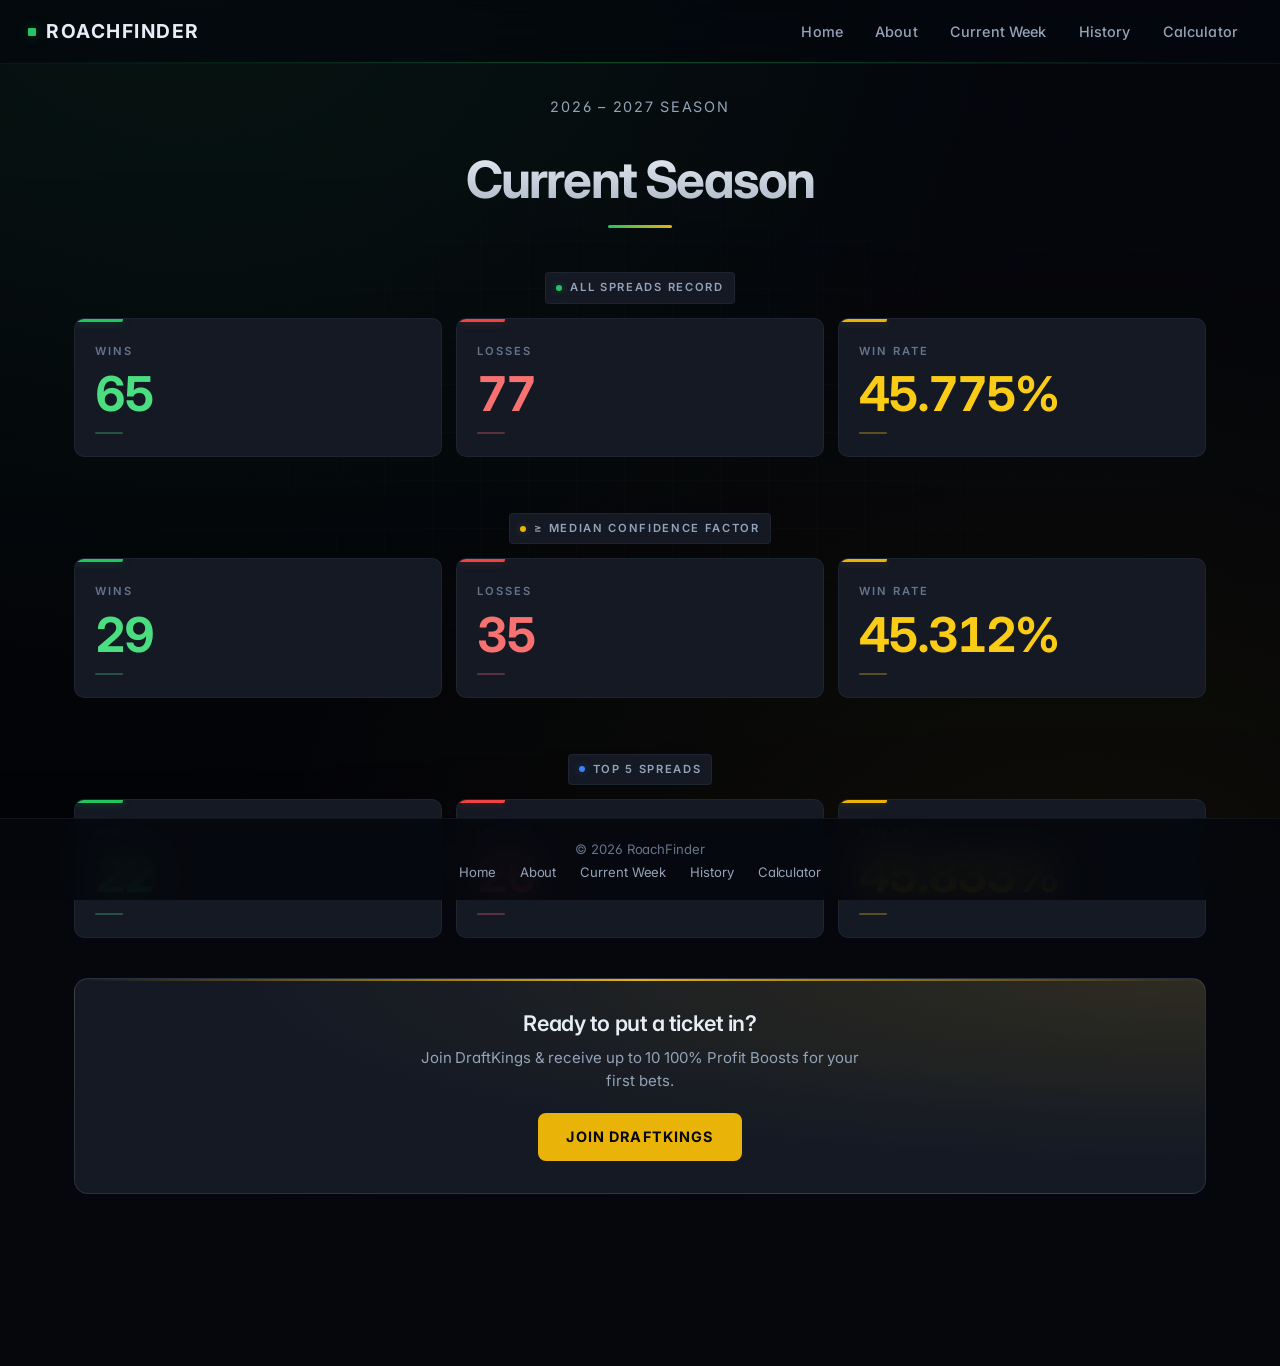
<file: site/index.html>
<!DOCTYPE html>
<html lang="en">
<head>
    <meta charset="UTF-8">
    <meta name="viewport" content="width=device-width, initial-scale=1.0, viewport-fit=cover">
    <meta name="theme-color" content="#05070d">
    <title>RoachFinder 3.0 — Home</title>
    <link href="https://fonts.googleapis.com/css2?family=Inter:wght@400;500;600;700;800&display=swap" rel="stylesheet">
    <link rel="stylesheet" href="style.css">
</head>
<body>
    <!-- ── Navbar ──────────────────────────────────────────── -->
    <nav class="navbar">
        <a href="index.html" class="brand">RoachFinder</a>
        <ul class="nav-links">
            <li><a href="index.html">Home</a></li>
            <li><a href="about.html">About</a></li>
            <li><a href="current-week.html">Current Week</a></li>
            <li><a href="history.html">History</a></li>
            <li><a href="calculator.html">Calculator</a></li>
        </ul>
        <div class="hamburger">
            <span></span>
            <span></span>
            <span></span>
        </div>
    </nav>

    <div class="mobile-overlay"></div>
    <div class="mobile-nav">
        <a href="index.html">Home</a>
        <a href="about.html">About</a>
        <a href="current-week.html">Current Week</a>
        <a href="history.html">History</a>
        <a href="calculator.html">Calculator</a>
    </div>

    <!-- ── Content ────────────────────────────────────────── -->
    <div class="content">

        <p class="section-subtitle">2026 – 2027 Season</p>
        <h1 class="section-title hero">Current Season</h1>

        <!-- All Spreads Record -->
        <div class="eyebrow-row">
            <span class="section-eyebrow">All Spreads Record</span>
        </div>
        <div class="stat-cards">
            <div class="stat-card wins">
                <div class="label">Wins</div>
                <div class="value" id="all-spreads-wins">0</div>
            </div>
            <div class="stat-card losses">
                <div class="label">Losses</div>
                <div class="value" id="all-spreads-losses">0</div>
            </div>
            <div class="stat-card overall">
                <div class="label">Win Rate</div>
                <div class="value" id="all-spreads-pct">0.000%</div>
            </div>
        </div>

        <!-- Above Median Record -->
        <div class="eyebrow-row">
            <span class="section-eyebrow gold">&ge; Median Confidence Factor</span>
        </div>
        <div class="stat-cards">
            <div class="stat-card wins">
                <div class="label">Wins</div>
                <div class="value" id="above-median-wins">0</div>
            </div>
            <div class="stat-card losses">
                <div class="label">Losses</div>
                <div class="value" id="above-median-losses">0</div>
            </div>
            <div class="stat-card overall">
                <div class="label">Win Rate</div>
                <div class="value" id="above-median-pct">0.000%</div>
            </div>
        </div>

        <!-- Top 5 Record -->
        <div class="eyebrow-row">
            <span class="section-eyebrow blue">Top 5 Spreads</span>
        </div>
        <div class="stat-cards">
            <div class="stat-card wins">
                <div class="label">Wins</div>
                <div class="value" id="top-5-wins">0</div>
            </div>
            <div class="stat-card losses">
                <div class="label">Losses</div>
                <div class="value" id="top-5-losses">0</div>
            </div>
            <div class="stat-card overall">
                <div class="label">Win Rate</div>
                <div class="value" id="top-5-pct">0.000%</div>
            </div>
        </div>

        <!-- DraftKings CTA -->
        <div class="cta-card">
            <h3>Ready to put a ticket in?</h3>
            <p>Join DraftKings &amp; receive up to 10 100% Profit Boosts for your first bets.</p>
            <a href="https://sportsbook.draftkings.com/r/sb/roachjohnson/US-IL-SB" class="cta-btn" target="_blank" rel="noopener">Join DraftKings</a>
        </div>
    </div>

    <!-- ── Footer ──────────────────────────────────────────– -->
    <footer class="footer">
        <p>&copy; 2026 RoachFinder</p>
        <a href="index.html">Home</a>
        <a href="about.html">About</a>
        <a href="current-week.html">Current Week</a>
        <a href="history.html">History</a>
        <a href="calculator.html">Calculator</a>
    </footer>

    <!-- ── Scripts ────────────────────────────────────────── -->
    <script src="main.js"></script>
    <script>
        /**
         * Load and populate season statistics from data/season_record.json
         */
        async function loadSeasonData() {
            const data = await fetchJSON('data/season_record.json');
            if (!data || !data.cumulative) {
                console.warn('Could not load season data');
                return;
            }

            const c = data.cumulative;
            const populate = (key, idPrefix) => {
                if (!c[key]) return;
                const wins   = c[key].wins   ?? 0;
                const losses = c[key].losses ?? 0;
                const pct    = c[key].win_pct ?? 0;
                countUpWhenVisible(document.getElementById(`${idPrefix}-wins`),   wins);
                countUpWhenVisible(document.getElementById(`${idPrefix}-losses`), losses);
                countUpWhenVisible(document.getElementById(`${idPrefix}-pct`),    pct, { decimals: 3, suffix: '%' });
            };

            populate('all_spreads',  'all-spreads');
            populate('above_median', 'above-median');
            populate('top_5',        'top-5');
        }

        /**
         * Temporary homepage notice: remove itself once its date has passed,
         * so a one-week note can't quietly live on the homepage for a month.
         */
        function expireNotice() {
            const el = document.getElementById('week-notice');
            if (!el) return;
            const until = el.dataset.hideAfter;
            if (!until) return;
            const cutoff = new Date(`${until}T00:00:00`);
            if (!isNaN(cutoff) && new Date() >= cutoff) el.remove();
        }

        document.addEventListener('DOMContentLoaded', expireNotice);
        document.addEventListener('DOMContentLoaded', loadSeasonData);
    </script>
</body>
</html>
</file>
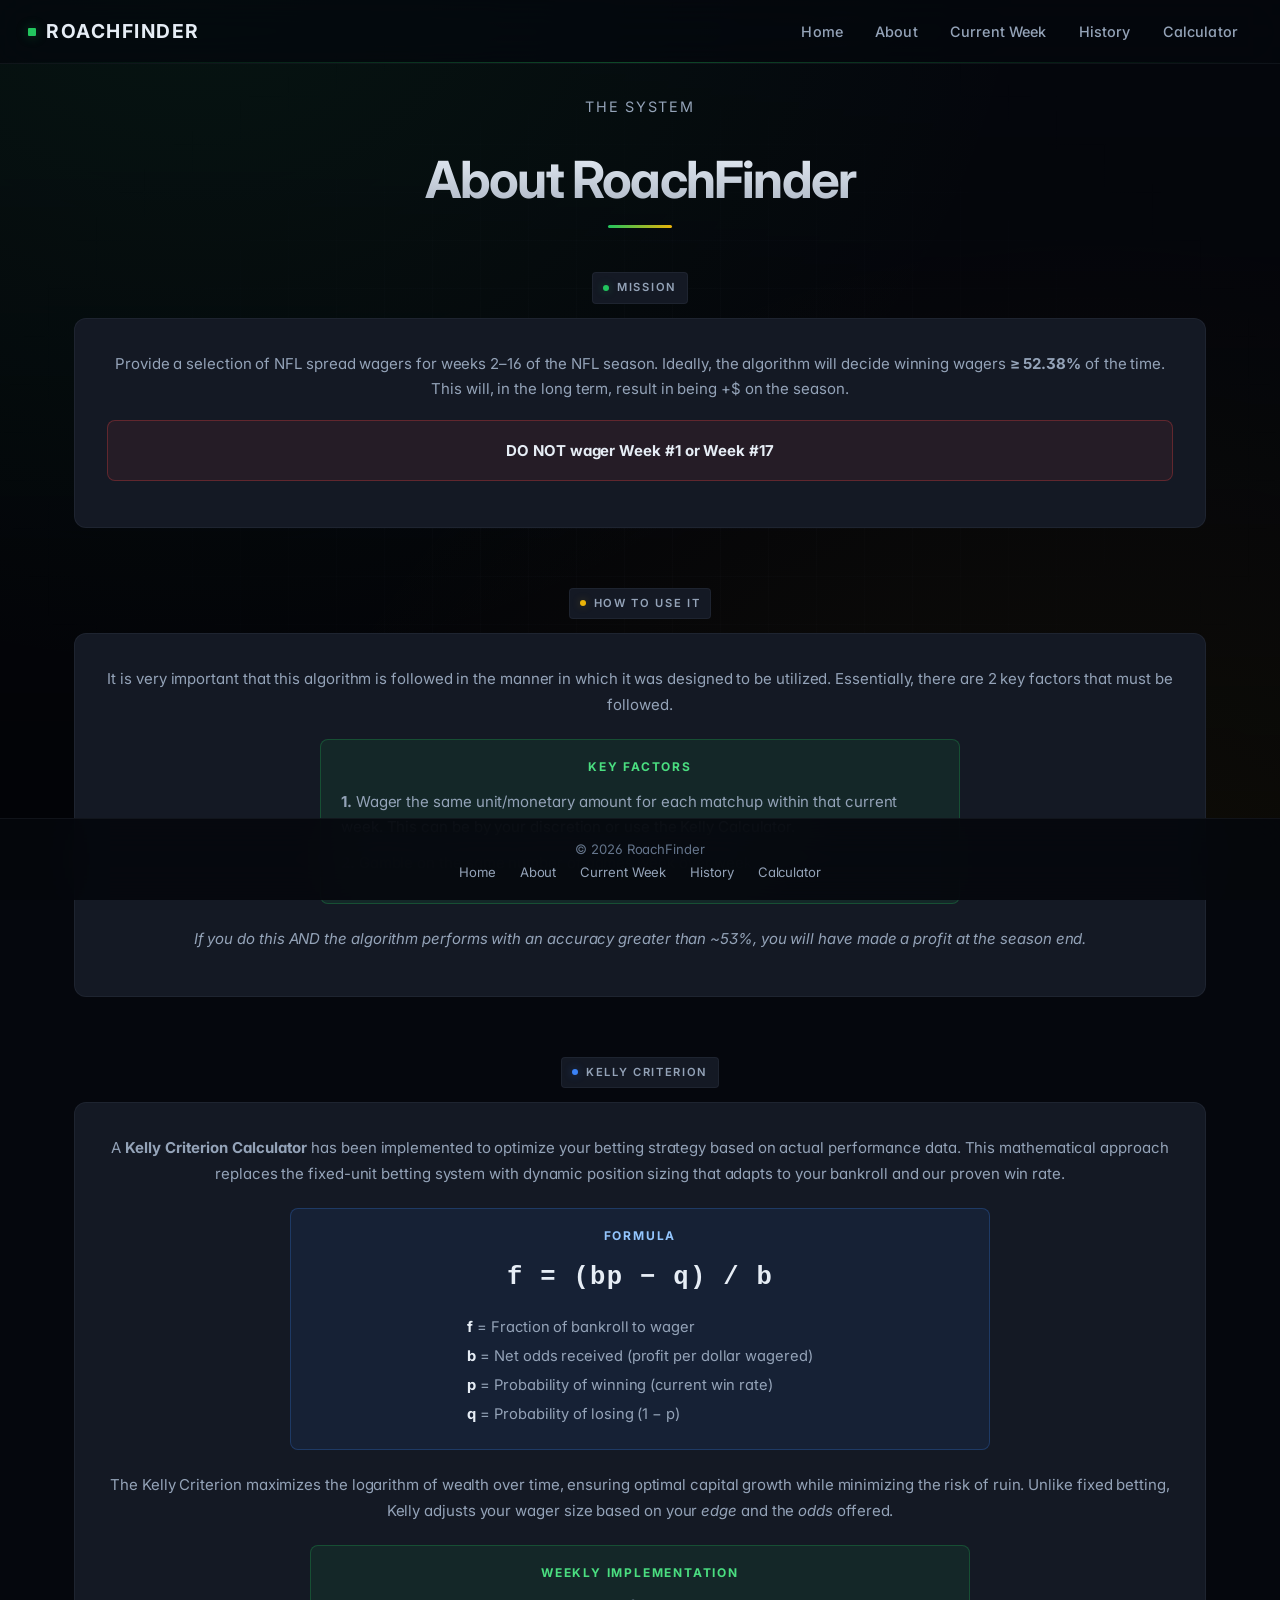
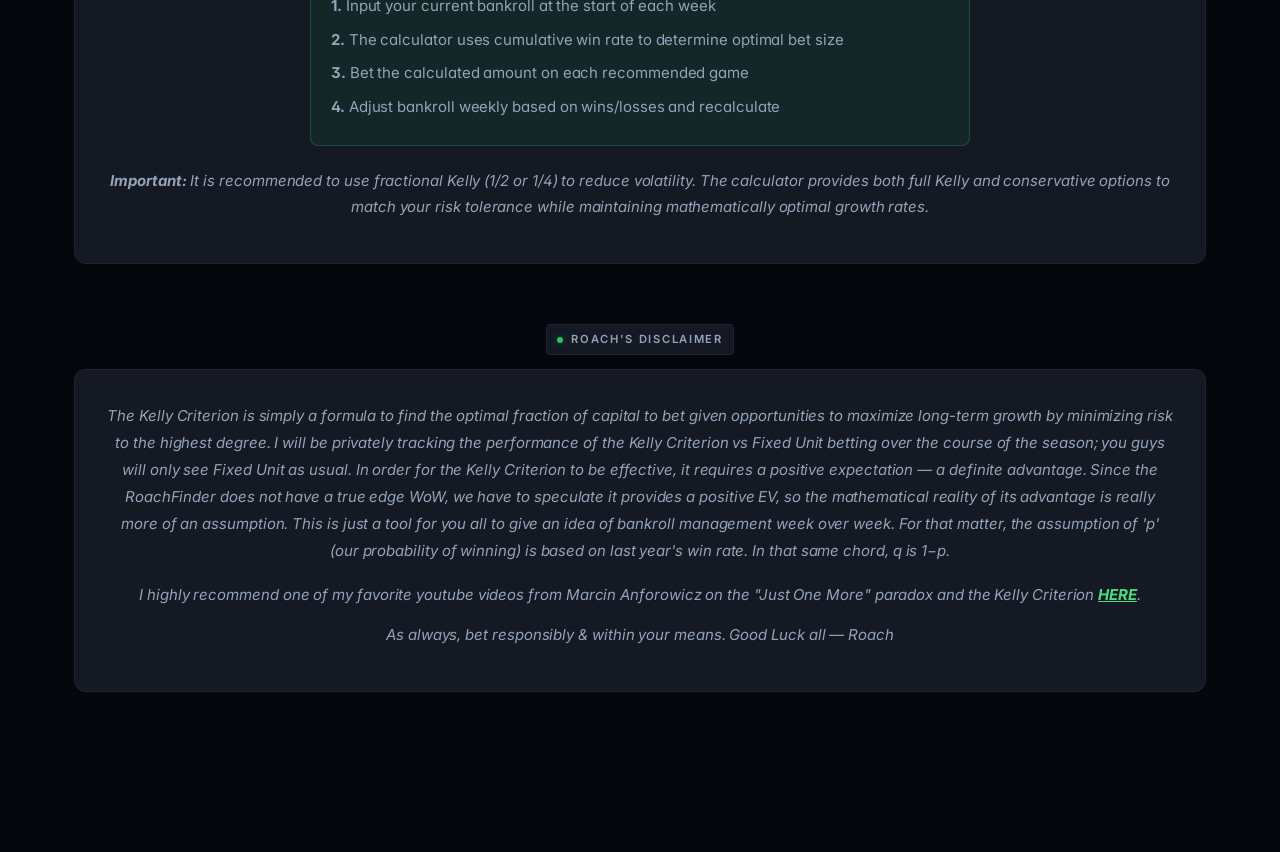
<file: site/about.html>
<!DOCTYPE html>
<html lang="en">
<head>
    <meta charset="UTF-8">
    <meta name="viewport" content="width=device-width, initial-scale=1.0, viewport-fit=cover">
    <meta name="theme-color" content="#05070d">
    <title>About — RoachFinder</title>
    <link href="https://fonts.googleapis.com/css2?family=Inter:wght@400;500;600;700;800&display=swap" rel="stylesheet">
    <link rel="stylesheet" href="style.css">
</head>
<body>

    <!-- Navbar -->
    <nav class="navbar">
        <a href="index.html" class="brand">RoachFinder</a>
        <ul class="nav-links">
            <li><a href="index.html">Home</a></li>
            <li><a href="about.html">About</a></li>
            <li><a href="current-week.html">Current Week</a></li>
            <li><a href="history.html">History</a></li>
            <li><a href="calculator.html">Calculator</a></li>
        </ul>
        <div class="hamburger">
            <span></span><span></span><span></span>
        </div>
    </nav>

    <div class="mobile-overlay"></div>
    <div class="mobile-nav">
        <a href="index.html">Home</a>
        <a href="about.html">About</a>
        <a href="current-week.html">Current Week</a>
        <a href="history.html">History</a>
        <a href="calculator.html">Calculator</a>
    </div>

    <!-- Content -->
    <div class="content">

        <p class="section-subtitle">The System</p>
        <h1 class="section-title hero">About RoachFinder</h1>

        <!-- Mission -->
        <div class="eyebrow-row"><span class="section-eyebrow">Mission</span></div>
        <div class="about-section">
            <p style="text-align:center">
                Provide a selection of NFL spread wagers for weeks 2&ndash;16 of the NFL season.
                Ideally, the algorithm will decide winning wagers <strong>&ge; 52.38%</strong> of the time.
                This will, in the long term, result in being +$ on the season.
            </p>
            <div class="highlight-box red" style="text-align:center;margin-top:18px">
                <strong>DO NOT wager Week #1 or Week #17</strong>
            </div>
        </div>

        <!-- How To -->
        <div class="eyebrow-row"><span class="section-eyebrow gold">How to Use It</span></div>
        <div class="about-section">
            <p style="text-align:center">
                It is very important that this algorithm is followed in the manner in which it was designed to be
                utilized. Essentially, there are 2 key factors that must be followed.
            </p>
            <div class="highlight-box green" style="margin:22px auto;max-width:640px">
                <div style="font-size:0.75rem;font-weight:700;letter-spacing:0.15em;text-transform:uppercase;color:var(--accent-hi);margin-bottom:12px;text-align:center">Key Factors</div>
                <p style="margin:10px 0"><strong>1.</strong> Wager the same unit/monetary amount for each matchup
                    within that current week. This can be by your discretion or use the Kelly Calculator.</p>
                <p style="margin:10px 0"><strong>2.</strong> Gamble on the same number of games week over week.</p>
            </div>
            <p style="text-align:center;font-style:italic;color:var(--text-dim)">
                If you do this AND the algorithm performs with an accuracy greater than ~53%, you will have made a
                profit at the season end.
            </p>
        </div>

        <!-- Kelly Criterion Explanation -->
        <div class="eyebrow-row"><span class="section-eyebrow blue">Kelly Criterion</span></div>
        <div class="about-section">
            <p style="text-align:center">
                A <strong>Kelly Criterion Calculator</strong> has been implemented to optimize your betting
                strategy based on actual performance data. This mathematical approach replaces the fixed-unit
                betting system with dynamic position sizing that adapts to your bankroll and our proven win rate.
            </p>

            <div class="highlight-box blue" style="margin:22px auto;max-width:700px;text-align:center">
                <div style="font-size:0.75rem;font-weight:700;letter-spacing:0.15em;text-transform:uppercase;color:#93c5fd;margin-bottom:12px">Formula</div>
                <div class="mono" style="font-size:1.6rem;font-weight:700;margin-bottom:14px;letter-spacing:0.05em">
                    f = (bp &minus; q) / b
                </div>
                <div style="text-align:left;display:inline-block;font-size:0.92rem;color:var(--text-dim)">
                    <p style="margin:4px 0"><strong style="color:var(--text)">f</strong> = Fraction of bankroll to wager</p>
                    <p style="margin:4px 0"><strong style="color:var(--text)">b</strong> = Net odds received (profit per dollar wagered)</p>
                    <p style="margin:4px 0"><strong style="color:var(--text)">p</strong> = Probability of winning (current win rate)</p>
                    <p style="margin:4px 0"><strong style="color:var(--text)">q</strong> = Probability of losing (1 &minus; p)</p>
                </div>
            </div>

            <p style="text-align:center;color:var(--text-dim)">
                The Kelly Criterion maximizes the logarithm of wealth over time, ensuring optimal capital growth
                while minimizing the risk of ruin. Unlike fixed betting, Kelly adjusts your wager size based on your
                <em>edge</em> and the <em>odds</em> offered.
            </p>

            <div class="highlight-box green" style="margin:22px auto;max-width:660px">
                <div style="font-size:0.75rem;font-weight:700;letter-spacing:0.15em;text-transform:uppercase;color:var(--accent-hi);margin-bottom:10px;text-align:center">Weekly Implementation</div>
                <p style="margin:8px 0"><strong>1.</strong> Input your current bankroll at the start of each week</p>
                <p style="margin:8px 0"><strong>2.</strong> The calculator uses cumulative win rate to determine optimal bet size</p>
                <p style="margin:8px 0"><strong>3.</strong> Bet the calculated amount on each recommended game</p>
                <p style="margin:8px 0"><strong>4.</strong> Adjust bankroll weekly based on wins/losses and recalculate</p>
            </div>

            <p style="text-align:center;font-style:italic;color:var(--text-dim)">
                <strong>Important:</strong> It is recommended to use fractional Kelly (1/2 or 1/4) to reduce volatility.
                The calculator provides both full Kelly and conservative options to match your risk tolerance
                while maintaining mathematically optimal growth rates.
            </p>
        </div>

        <!-- Roach's Disclaimer -->
        <div class="eyebrow-row"><span class="section-eyebrow">Roach's Disclaimer</span></div>
        <div class="about-section">
            <p style="text-align:center;font-style:italic;color:var(--text-dim);line-height:1.8">
                The Kelly Criterion is simply a formula to find the optimal fraction of capital to bet
                given opportunities to maximize long-term growth by minimizing risk to the highest degree.
                I will be privately tracking the performance of the Kelly Criterion vs Fixed Unit betting over the
                course of the season; you guys will only see Fixed Unit as usual.
                In order for the Kelly Criterion to be effective, it requires a positive expectation &mdash; a definite
                advantage.
                Since the RoachFinder does not have a true edge WoW, we have to speculate it provides a positive EV, so
                the mathematical reality of its advantage is really more of an assumption.
                This is just a tool for you all to give an idea of bankroll management week over week.
                For that matter, the assumption of 'p' (our probability of winning) is based on last year's win rate.
                In that same chord, q is 1&minus;p.
            </p>
            <p style="text-align:center;margin-top:18px;font-style:italic;color:var(--text-dim)">
                I highly recommend one of my favorite youtube videos from Marcin Anforowicz on the "Just One More"
                paradox and the Kelly Criterion
                <a href="https://www.youtube.com/watch?v=_FuuYSM7yOo" target="_blank" rel="noopener"
                   style="font-weight:700;text-decoration:underline">HERE</a>.
            </p>
            <p style="text-align:center;margin-top:14px;font-style:italic;color:var(--text-dim)">
                As always, bet responsibly &amp; within your means. Good Luck all &mdash; Roach
            </p>
        </div>

    </div>

    <!-- Footer -->
    <footer class="footer">
        <p>&copy; 2026 RoachFinder</p>
        <a href="index.html">Home</a>
        <a href="about.html">About</a>
        <a href="current-week.html">Current Week</a>
        <a href="history.html">History</a>
        <a href="calculator.html">Calculator</a>
    </footer>

    <script src="main.js"></script>
</body>
</html>
</file>
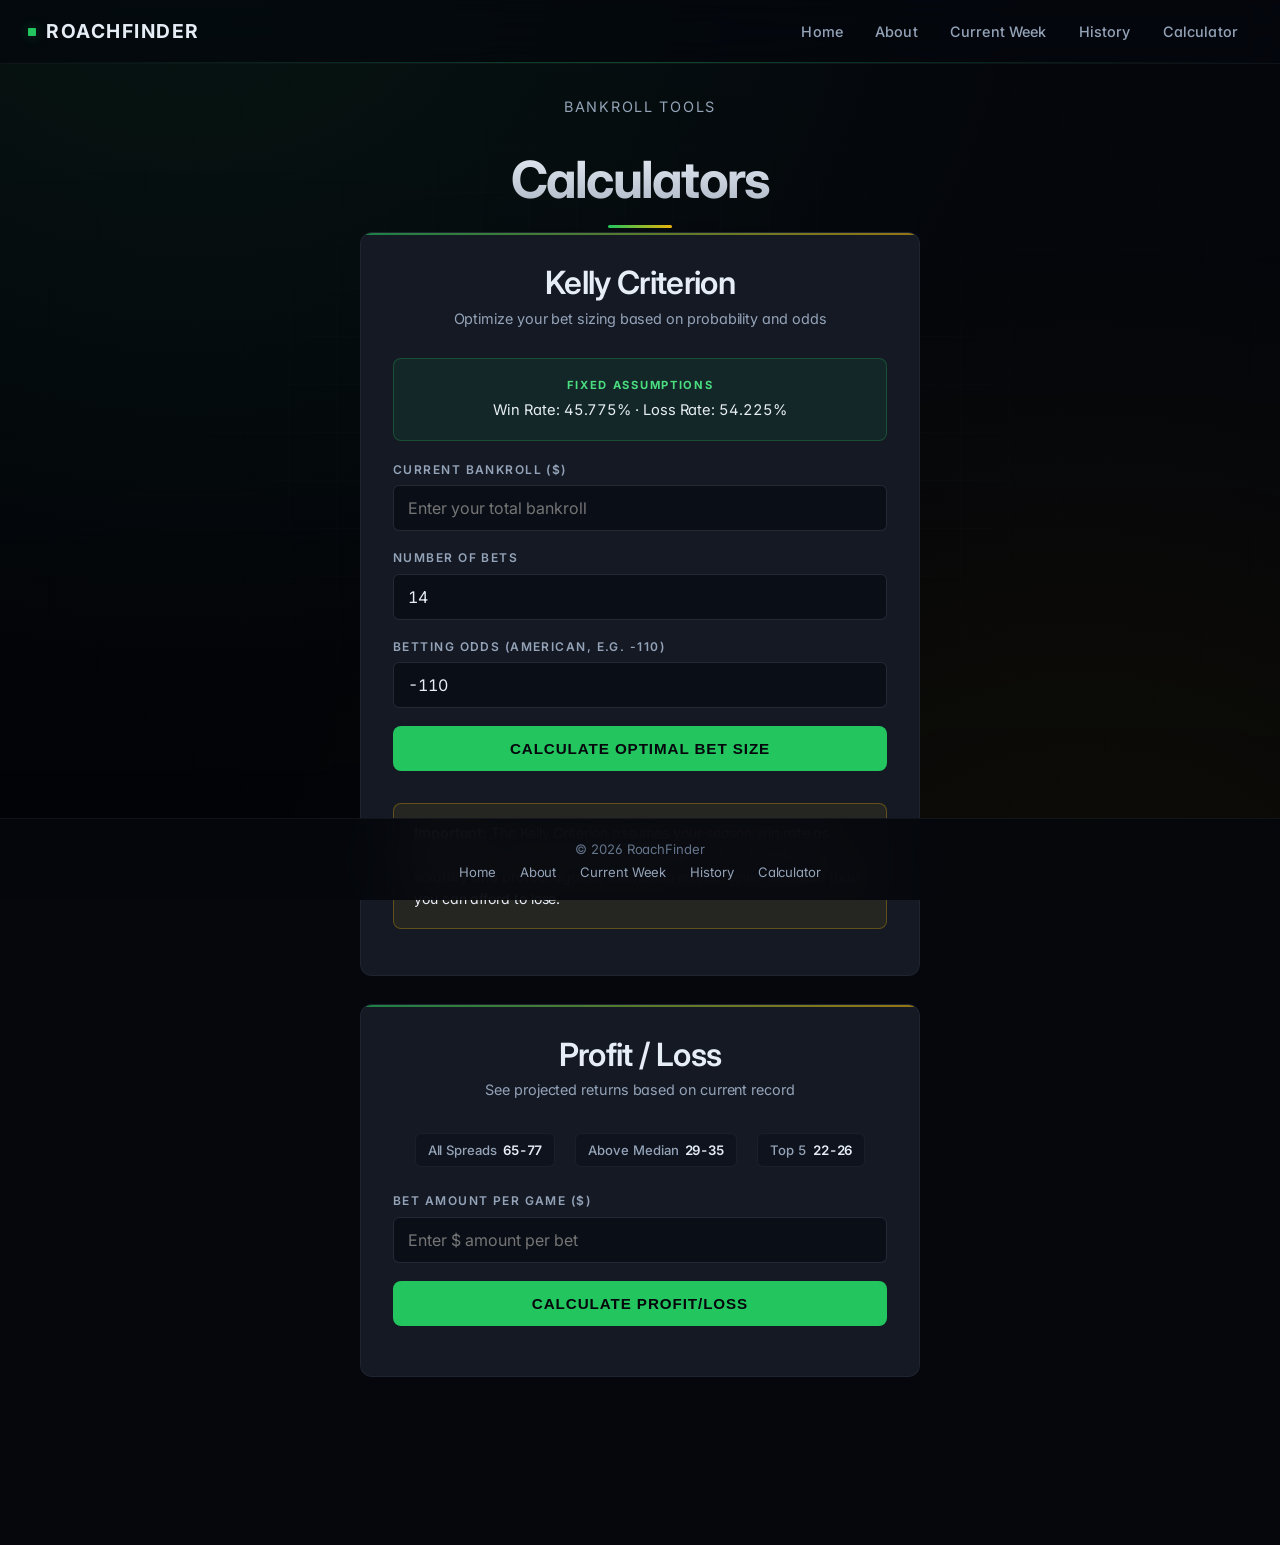
<file: site/calculator.html>
<!DOCTYPE html>
<html lang="en">
<head>
    <meta charset="UTF-8">
    <meta name="viewport" content="width=device-width, initial-scale=1.0, viewport-fit=cover">
    <meta name="theme-color" content="#05070d">
    <title>Calculator — RoachFinder</title>
    <link href="https://fonts.googleapis.com/css2?family=Inter:wght@400;500;600;700;800&display=swap" rel="stylesheet">
    <link rel="stylesheet" href="style.css">
</head>
<body>

    <!-- Navbar -->
    <nav class="navbar">
        <a href="index.html" class="brand">RoachFinder</a>
        <ul class="nav-links">
            <li><a href="index.html">Home</a></li>
            <li><a href="about.html">About</a></li>
            <li><a href="current-week.html">Current Week</a></li>
            <li><a href="history.html">History</a></li>
            <li><a href="calculator.html">Calculator</a></li>
        </ul>
        <div class="hamburger">
            <span></span><span></span><span></span>
        </div>
    </nav>

    <div class="mobile-overlay"></div>
    <div class="mobile-nav">
        <a href="index.html">Home</a>
        <a href="about.html">About</a>
        <a href="current-week.html">Current Week</a>
        <a href="history.html">History</a>
        <a href="calculator.html">Calculator</a>
    </div>

    <!-- Content -->
    <div class="content">

        <p class="section-subtitle">Bankroll Tools</p>
        <h1 class="section-title hero">Calculators</h1>

        <!-- ═══ Kelly Criterion Calculator ═══ -->
        <div class="calculator-card">
            <h2>Kelly Criterion</h2>
            <p class="calc-subtitle">Optimize your bet sizing based on probability and odds</p>

            <div class="highlight-box green" style="text-align:center;margin-bottom:20px">
                <div style="font-size:0.7rem;font-weight:700;letter-spacing:0.15em;text-transform:uppercase;color:var(--accent-hi);margin-bottom:4px">Fixed Assumptions</div>
                <div id="kelly-assumptions" style="font-size:0.92rem;font-variant-numeric:tabular-nums">Win Rate: 55.794% &middot; Loss Rate: 44.206%</div>
            </div>

            <div class="input-group">
                <label for="bankroll">Current Bankroll ($)</label>
                <input type="number" id="bankroll" placeholder="Enter your total bankroll" min="1" step="0.01">
            </div>

            <div class="input-group">
                <label for="numBets">Number of Bets</label>
                <input type="number" id="numBets" placeholder="Enter number of bets" min="1" max="50" value="14">
            </div>

            <div class="input-group">
                <label for="odds">Betting Odds (American, e.g. -110)</label>
                <input type="number" id="odds" placeholder="-110" value="-110">
            </div>

            <button class="calc-btn" onclick="calculateKelly()">Calculate Optimal Bet Size</button>

            <div class="calc-results" id="kellyPerBetSection">
                <h3 style="text-align:center;margin-bottom:14px;font-size:0.8rem;letter-spacing:0.14em;text-transform:uppercase;color:var(--text-dim)">Per Bet Allocation</h3>
                <div class="result-row">
                    <span class="result-label">Base Amount Per Bet</span>
                    <span class="result-value" id="basePerBet">&ndash;</span>
                </div>
            </div>

            <div class="calc-results" id="kellyResultsContainer">
                <h3 style="text-align:center;margin-bottom:14px;font-size:0.8rem;letter-spacing:0.14em;text-transform:uppercase;color:var(--text-dim)">Kelly Results</h3>
                <div class="result-row">
                    <span class="result-label">Kelly Percentage</span>
                    <span class="result-value" id="kellyPercentage">&ndash;</span>
                </div>
                <div class="result-row">
                    <span class="result-label">Kelly Bet Size (per bet)</span>
                    <span class="result-value" id="betSize">&ndash;</span>
                </div>
                <div class="result-row highlight">
                    <span class="result-label"><strong>Conservative (½ Kelly)</strong></span>
                    <span class="result-value" id="conservativeBet">&ndash;</span>
                </div>
                <div class="result-row highlight-blue">
                    <span class="result-label"><strong>Ultra Conservative (¼ Kelly)</strong></span>
                    <span class="result-value" id="ultraConservativeBet">&ndash;</span>
                </div>
                <div class="result-row">
                    <span class="result-label">Total Risk (Full Kelly)</span>
                    <span class="result-value" id="totalRisk">&ndash;</span>
                </div>
            </div>

            <div class="highlight-box warning" style="font-size:0.88rem">
                <strong>Important:</strong> The Kelly Criterion assumes your season win rate as probability.
                Consider using fractional Kelly (½ or ¼) to reduce volatility and protect against
                estimation errors. Never bet more than you can afford to lose.
            </div>
        </div>

        <!-- ═══ Profit/Loss Calculator ═══ -->
        <div class="calculator-card">
            <h2>Profit / Loss</h2>
            <p class="calc-subtitle">See projected returns based on current record</p>

            <div id="pl-record" style="text-align:center;margin-bottom:22px;color:var(--text-dim);font-size:0.92rem;font-variant-numeric:tabular-nums">
                Loading records&hellip;
            </div>

            <div class="input-group">
                <label for="betAmount">Bet Amount Per Game ($)</label>
                <input type="number" id="betAmount" placeholder="Enter $ amount per bet" min="0.01" step="any">
            </div>

            <button class="calc-btn" onclick="calculatePL()">Calculate Profit/Loss</button>

            <div class="calc-results" id="plResults">
                <h3 style="text-align:center;margin-bottom:14px;font-size:0.8rem;letter-spacing:0.14em;text-transform:uppercase;color:var(--text-dim)">Projected Returns</h3>
                <div class="result-row">
                    <span class="result-label">All Spreads</span>
                    <span class="result-value" id="plAllSpreads">&ndash;</span>
                </div>
                <div class="result-row">
                    <span class="result-label">Above Median</span>
                    <span class="result-value" id="plAboveMedian">&ndash;</span>
                </div>
                <div class="result-row">
                    <span class="result-label">Top 5</span>
                    <span class="result-value" id="plTop5">&ndash;</span>
                </div>
            </div>
        </div>

    </div>

    <!-- Footer -->
    <footer class="footer">
        <p>&copy; 2026 RoachFinder</p>
        <a href="index.html">Home</a>
        <a href="about.html">About</a>
        <a href="current-week.html">Current Week</a>
        <a href="history.html">History</a>
        <a href="calculator.html">Calculator</a>
    </footer>

    <script src="main.js"></script>
    <script>
        // ── State: loaded from season_record.json ──
        let winProb = 0.55794;
        let lossProb = 0.44206;
        let recordData = null;

        // ── Load season data on page load ──
        document.addEventListener("DOMContentLoaded", async function () {
            const data = await fetchJSON("data/season_record.json");
            if (data && data.cumulative) {
                recordData = data.cumulative;

                const as = recordData.all_spreads;
                const am = recordData.above_median;
                const t5 = recordData.top_5;

                const total = as.wins + as.losses;
                if (total > 0) {
                    winProb = as.wins / total;
                    lossProb = 1 - winProb;
                    document.getElementById("kelly-assumptions").textContent =
                        `Win Rate: ${(winProb * 100).toFixed(3)}% · Loss Rate: ${(lossProb * 100).toFixed(3)}%`;
                }

                document.getElementById("pl-record").innerHTML =
                    `<div style="display:flex;gap:14px;justify-content:center;flex-wrap:wrap">` +
                    `<span class="game-detail">All Spreads <strong>${as.wins}-${as.losses}</strong></span>` +
                    `<span class="game-detail">Above Median <strong>${am.wins}-${am.losses}</strong></span>` +
                    `<span class="game-detail">Top 5 <strong>${t5.wins}-${t5.losses}</strong></span>` +
                    `</div>`;
            } else {
                document.getElementById("pl-record").innerHTML =
                    "No season data yet. Run some weeks first.";
            }
        });

        // ── Kelly Calculator ──
        function calculateKelly() {
            const bankroll = parseFloat(document.getElementById("bankroll").value);
            const numBets = parseInt(document.getElementById("numBets").value);
            const odds = parseFloat(document.getElementById("odds").value);

            if (!bankroll || !numBets || !odds) {
                alert("Please fill in all fields");
                return;
            }
            if (bankroll <= 0 || numBets <= 0) {
                alert("Please enter positive values");
                return;
            }

            // Convert American odds to decimal
            let decimalOdds;
            if (odds > 0) {
                decimalOdds = (odds / 100) + 1;
            } else {
                decimalOdds = (100 / Math.abs(odds)) + 1;
            }

            // Kelly: f = (bp - q) / b
            const b = decimalOdds - 1;
            const kellyFraction = (b * winProb - lossProb) / b;

            const basePerBet = bankroll / numBets;

            let kellyBetSize = bankroll * Math.abs(kellyFraction);
            let capped = false;
            if (kellyBetSize > bankroll) {
                kellyBetSize = bankroll;
                capped = true;
            }

            const conserve = kellyBetSize * 0.5;
            const ultra = kellyBetSize * 0.25;
            const totalRisk = kellyBetSize * numBets;

            document.getElementById("basePerBet").textContent = "$" + basePerBet.toFixed(2);
            document.getElementById("kellyPercentage").textContent = (kellyFraction * 100).toFixed(2) + "%";
            document.getElementById("betSize").textContent =
                "$" + kellyBetSize.toFixed(2) + (capped ? " (capped)" : "");
            document.getElementById("conservativeBet").textContent = "$" + conserve.toFixed(2);
            document.getElementById("ultraConservativeBet").textContent = "$" + ultra.toFixed(2);
            document.getElementById("totalRisk").textContent = "$" + totalRisk.toFixed(2);

            document.getElementById("kellyPerBetSection").classList.add("visible");
            document.getElementById("kellyResultsContainer").classList.add("visible");
        }

        // ── Profit/Loss Calculator ──
        function calculatePL() {
            const amount = parseFloat(document.getElementById("betAmount").value);
            if (!amount || amount <= 0) {
                alert("Please enter a valid bet amount");
                return;
            }
            if (!recordData) {
                alert("No season record data available");
                return;
            }

            // Formula: (amount * 0.9090909 * wins) - (amount * losses)
            const juice = 0.9090909;
            function calc(cat) {
                return (amount * juice * cat.wins) - (amount * cat.losses);
            }

            function formatPL(val) {
                const color = val >= 0 ? "var(--accent-hi)" : "var(--red-hi)";
                const sign = val >= 0 ? "+" : "";
                return `<span style="color:${color};font-weight:700">${sign}$${val.toFixed(2)}</span>`;
            }

            document.getElementById("plAllSpreads").innerHTML = formatPL(calc(recordData.all_spreads));
            document.getElementById("plAboveMedian").innerHTML = formatPL(calc(recordData.above_median));
            document.getElementById("plTop5").innerHTML = formatPL(calc(recordData.top_5));

            document.getElementById("plResults").classList.add("visible");
        }

        // Enter key triggers calculation
        document.addEventListener("keypress", function (e) {
            if (e.key === "Enter") {
                const active = document.activeElement;
                if (active && (active.id === "betAmount")) {
                    calculatePL();
                } else {
                    calculateKelly();
                }
            }
        });
    </script>
</body>
</html>
</file>
<file: site/style.css>
/* ═══════════════════════════════════════════════════════════════
   RoachFinder 3.0 — Main Stylesheet
   "Deep Data" — premium sports-betting aesthetic.
   Clean structured typography · sharp edges · data-console feel.
   ═══════════════════════════════════════════════════════════════ */

:root {
    /* Core surfaces — deep black with charcoal layers */
    --bg-0:        #05070d;
    --bg-1:        #0a0e16;
    --bg-2:        #0f131d;
    --bg-elev:     #141924;
    --bg-elev-hi:  #1a2030;

    /* Borders & dividers */
    --line:        rgba(148, 163, 184, 0.08);
    --line-strong: rgba(148, 163, 184, 0.18);
    --line-hi:     rgba(148, 163, 184, 0.30);

    /* Typography */
    --text:        #e6edf5;
    --text-dim:    #94a3b8;
    --text-muted:  #64748b;

    /* Brand & accents (sharp sportsbook palette) */
    --accent:      #22c55e;        /* cash green */
    --accent-hi:   #4ade80;
    --accent-glow: rgba(34, 197, 94, 0.35);
    --gold:        #eab308;        /* premium gold */
    --gold-hi:     #facc15;
    --gold-glow:   rgba(234, 179, 8, 0.25);
    --red:         #ef4444;
    --red-hi:      #f87171;
    --blue:        #3b82f6;
    --cyan:        #06b6d4;

    /* Shadows */
    --shadow-1:    0 1px 2px rgba(0,0,0,0.4);
    --shadow-2:    0 4px 16px rgba(0,0,0,0.5);
    --shadow-3:    0 12px 36px rgba(0,0,0,0.55);

    /* Timing */
    --easing: cubic-bezier(0.2, 0.8, 0.2, 1);

    /* Back-compat aliases (used by some pages) */
    --text-secondary: var(--text-dim);
    --text-primary:   var(--text);
    --accent-blue:    var(--blue);
    --accent-cyan:    var(--cyan);
    --green:          var(--accent);
    --border:         var(--line);
    --primary-dark:   var(--bg-0);
    --primary-blue:   var(--bg-1);
    --surface:        var(--bg-elev);
    --surface-hover:  var(--bg-elev-hi);
}

* { box-sizing: border-box; margin: 0; padding: 0; }

html {
    scroll-behavior: smooth;
    -webkit-text-size-adjust: 100%;
}

body {
    min-height: 100vh;
    background: var(--bg-0);
    color: var(--text);
    font-family: 'Inter', -apple-system, BlinkMacSystemFont, 'Segoe UI', sans-serif;
    font-feature-settings: "ss01", "cv02", "cv11";
    font-size: 15px;
    line-height: 1.55;
    letter-spacing: -0.005em;
    -webkit-font-smoothing: antialiased;
    -moz-osx-font-smoothing: grayscale;
    overflow-x: hidden;
}

/* Faint grid + radial accent — screens look alive but not busy */
body::before {
    content: '';
    position: fixed;
    inset: 0;
    background:
        radial-gradient(ellipse at 15% -10%,  rgba(34,197,94,0.08)  0%, transparent 55%),
        radial-gradient(ellipse at 85% 110%,  rgba(234,179,8,0.06)  0%, transparent 55%),
        linear-gradient(180deg, transparent 0%, rgba(0,0,0,0.5) 100%);
    pointer-events: none;
    z-index: -2;
}

body::after {
    content: '';
    position: fixed;
    inset: 0;
    background-image:
        linear-gradient(rgba(148,163,184,0.025) 1px, transparent 1px),
        linear-gradient(90deg, rgba(148,163,184,0.025) 1px, transparent 1px);
    background-size: 48px 48px;
    pointer-events: none;
    z-index: -1;
    mask-image: radial-gradient(ellipse at center, black 20%, transparent 75%);
    -webkit-mask-image: radial-gradient(ellipse at center, black 20%, transparent 75%);
}

/* ── Typography ─────────────────────────────────────────────── */
h1, h2, h3, h4, h5, h6 {
    color: var(--text);
    font-weight: 600;
    letter-spacing: -0.02em;
    line-height: 1.15;
}
h1 { font-size: clamp(2rem, 4.5vw, 3rem); font-weight: 700; }
h2 { font-size: clamp(1.5rem, 3vw, 2rem); }
h3 { font-size: 1.25rem; }

a {
    color: var(--accent-hi);
    text-decoration: none;
    transition: color .2s var(--easing);
}
a:hover { color: var(--accent); }

/* Numeric / tabular data — the "ticker" look */
.ticker, .stat-card .value, .spectrum-bar, .pick-box, .game-detail,
.season-table, .calculator-card input, .result-value {
    font-feature-settings: "tnum" 1, "lnum" 1;
    font-variant-numeric: tabular-nums;
}

/* ── Navbar ─────────────────────────────────────────────────── */
.navbar {
    position: fixed;
    top: 0; left: 0;
    width: 100%;
    z-index: 1000;
    background: rgba(5, 7, 13, 0.75);
    backdrop-filter: blur(24px) saturate(1.4);
    -webkit-backdrop-filter: blur(24px) saturate(1.4);
    border-bottom: 1px solid var(--line);
    height: 64px;
    display: flex;
    align-items: center;
    padding: 0 28px;
}

.navbar::after {
    content: '';
    position: absolute;
    left: 0; right: 0; bottom: 0;
    height: 1px;
    background: linear-gradient(90deg, transparent, var(--accent-glow) 50%, transparent);
}

.navbar .brand {
    font-size: 1.2rem;
    font-weight: 700;
    letter-spacing: 0.08em;
    text-transform: uppercase;
    color: var(--text);
    display: inline-flex;
    align-items: center;
    gap: 10px;
}

.navbar .brand::before {
    content: '';
    display: inline-block;
    width: 8px;
    height: 8px;
    background: var(--accent);
    box-shadow: 0 0 12px var(--accent-glow);
    border-radius: 1px;
    animation: pulse 2.4s ease-in-out infinite;
}

@keyframes pulse {
    0%, 100% { opacity: 1;   transform: scale(1); }
    50%      { opacity: 0.55; transform: scale(0.85); }
}

.navbar .nav-links {
    margin-left: auto;
    display: flex;
    gap: 4px;
    list-style: none;
}

.navbar .nav-links a {
    color: var(--text-dim);
    padding: 8px 14px;
    font-weight: 500;
    font-size: 0.9rem;
    letter-spacing: 0.01em;
    border-radius: 6px;
    transition: color .2s var(--easing), background .2s var(--easing);
}

.navbar .nav-links a:hover {
    color: var(--text);
    background: rgba(255,255,255,0.04);
}

/* Hamburger */
.hamburger {
    display: none;
    flex-direction: column;
    justify-content: center;
    gap: 5px;
    cursor: pointer;
    margin-left: auto;
    width: 40px;
    height: 40px;
    align-items: center;
    border-radius: 6px;
}
.hamburger span {
    width: 22px;
    height: 1.5px;
    background: var(--text);
    transition: .3s var(--easing);
}
.hamburger:hover { background: rgba(255,255,255,0.04); }

/* Mobile nav */
.mobile-nav {
    display: none;
    position: fixed;
    top: 64px;
    right: 0;
    width: min(320px, 85vw);
    height: calc(100vh - 64px);
    background: rgba(5, 7, 13, 0.98);
    backdrop-filter: blur(24px);
    border-left: 1px solid var(--line);
    z-index: 999;
    padding: 24px 0;
    flex-direction: column;
}
.mobile-nav.open { display: flex; }

.mobile-nav a {
    color: var(--text-dim);
    padding: 16px 28px;
    font-weight: 500;
    font-size: 1rem;
    letter-spacing: 0.01em;
    transition: color .2s, background .2s;
    border-left: 2px solid transparent;
}
.mobile-nav a:hover {
    color: var(--text);
    background: rgba(34,197,94,0.05);
    border-left-color: var(--accent);
}

.mobile-overlay {
    display: none;
    position: fixed;
    inset: 0;
    background: rgba(0,0,0,0.6);
    z-index: 998;
    backdrop-filter: blur(2px);
}
.mobile-overlay.open { display: block; }

@media (max-width: 820px) {
    .navbar { padding: 0 18px; }
    .navbar .nav-links { display: none; }
    .hamburger { display: flex; }
}

/* ── Content ────────────────────────────────────────────────── */
.content {
    padding-top: 96px;
    min-height: 100vh;
    padding-bottom: 140px;
    max-width: 1180px;
    margin: 0 auto;
    padding-left: 24px;
    padding-right: 24px;
}

@media (max-width: 600px) {
    .content {
        padding-top: 84px;
        padding-left: 16px;
        padding-right: 16px;
    }
}

/* ── Section Headers ────────────────────────────────────────── */
.section-title {
    text-align: center;
    margin: 40px 0 4px;
    font-size: clamp(1.35rem, 2.5vw, 1.75rem);
    font-weight: 600;
    letter-spacing: -0.015em;
}

.section-title.hero {
    font-size: clamp(2.2rem, 5vw, 3.2rem);
    font-weight: 700;
    letter-spacing: -0.035em;
    background: linear-gradient(180deg, var(--text) 0%, #8b96a8 120%);
    -webkit-background-clip: text;
    -webkit-text-fill-color: transparent;
    background-clip: text;
    margin-top: 16px;
}

.section-title.hero::after {
    content: '';
    display: block;
    width: 64px;
    height: 3px;
    background: linear-gradient(90deg, var(--accent), var(--gold));
    margin: 16px auto 0;
    border-radius: 2px;
}

.section-subtitle {
    text-align: center;
    color: var(--text-dim);
    font-size: 0.9rem;
    letter-spacing: 0.12em;
    text-transform: uppercase;
    margin-bottom: 32px;
}

/* Label chip — "CATEGORY" style above each stat group */
.section-eyebrow {
    display: inline-flex;
    align-items: center;
    gap: 8px;
    font-size: 0.7rem;
    font-weight: 600;
    letter-spacing: 0.15em;
    text-transform: uppercase;
    color: var(--text-dim);
    padding: 6px 10px;
    background: var(--bg-elev);
    border: 1px solid var(--line);
    border-radius: 4px;
    margin: 40px auto 14px;
}

.section-eyebrow::before {
    content: '';
    width: 6px;
    height: 6px;
    background: var(--accent);
    border-radius: 50%;
    box-shadow: 0 0 8px var(--accent-glow);
}

.section-eyebrow.gold::before { background: var(--gold); box-shadow: 0 0 8px var(--gold-glow); }
.section-eyebrow.blue::before { background: var(--blue);  box-shadow: 0 0 8px rgba(59,130,246,0.35); }

.eyebrow-row { text-align: center; }

.hr-divider {
    border: none;
    height: 1px;
    background: linear-gradient(to right, transparent, var(--line-strong), transparent);
    margin: 48px 0;
}

/* ── Stat Cards ────────────────────────────────────────────── */
.stat-cards {
    display: grid;
    grid-template-columns: repeat(3, 1fr);
    gap: 14px;
    margin-bottom: 16px;
}

.stat-card {
    position: relative;
    background: var(--bg-elev);
    border: 1px solid var(--line);
    border-radius: 10px;
    padding: 24px 20px 22px;
    text-align: left;
    overflow: hidden;
    transition: transform .25s var(--easing),
                border-color .25s var(--easing),
                box-shadow .25s var(--easing);
}

/* Thin color stripe at top-left of each card */
.stat-card::before {
    content: '';
    position: absolute;
    top: 0; left: 0;
    width: 48px; height: 3px;
    background: var(--text-muted);
    border-radius: 0 0 2px 0;
}

/* Subtle corner glow */
.stat-card::after {
    content: '';
    position: absolute;
    top: -80px; right: -80px;
    width: 180px; height: 180px;
    background: radial-gradient(circle, var(--accent-glow) 0%, transparent 65%);
    opacity: 0;
    transition: opacity .3s var(--easing);
    pointer-events: none;
}

.stat-card:hover {
    transform: translateY(-2px);
    border-color: var(--line-hi);
    box-shadow: var(--shadow-2);
}
.stat-card:hover::after { opacity: 0.6; }

.stat-card.wins::before    { background: var(--accent); box-shadow: 0 0 10px var(--accent-glow); }
.stat-card.losses::before  { background: var(--red);    box-shadow: 0 0 10px rgba(239,68,68,0.35); }
.stat-card.overall::before { background: var(--gold);   box-shadow: 0 0 10px var(--gold-glow); }

.stat-card.losses::after   { background: radial-gradient(circle, rgba(239,68,68,0.25) 0%, transparent 65%); }
.stat-card.overall::after  { background: radial-gradient(circle, var(--gold-glow) 0%, transparent 65%); }

.stat-card .label {
    font-size: 0.7rem;
    color: var(--text-muted);
    font-weight: 600;
    letter-spacing: 0.18em;
    text-transform: uppercase;
    margin-bottom: 10px;
}

.stat-card .value {
    font-size: clamp(2.25rem, 5vw, 3rem);
    font-weight: 700;
    letter-spacing: -0.04em;
    line-height: 1;
    color: var(--text);
    font-variant-numeric: tabular-nums;
}

.stat-card.wins    .value { color: var(--accent-hi); }
.stat-card.losses  .value { color: var(--red-hi); }
.stat-card.overall .value { color: var(--gold-hi); }

/* tiny underline bar under the number */
.stat-card .value::after {
    content: '';
    display: block;
    width: 28px;
    height: 2px;
    background: currentColor;
    opacity: 0.3;
    margin-top: 14px;
    border-radius: 1px;
}

@media (max-width: 680px) {
    .stat-cards { grid-template-columns: 1fr; gap: 10px; }
    .stat-card { padding: 20px; }
    .stat-card .value { font-size: 2.4rem; }
}

/* ── Game Cards (Current Week) ──────────────────────────────── */
.game-card {
    background: var(--bg-elev);
    border: 1px solid var(--line);
    border-radius: 12px;
    margin-bottom: 20px;
    overflow: hidden;
    transition: border-color .25s var(--easing),
                box-shadow .25s var(--easing),
                transform .25s var(--easing);
}

.game-card:hover {
    border-color: var(--line-hi);
    box-shadow: var(--shadow-2);
    transform: translateY(-1px);
}

.game-card-section {
    padding: 18px 22px;
    border-bottom: 1px solid var(--line);
    position: relative;
}

.game-card-section:last-child { border-bottom: none; }

/* Data-console style side-stripes */
.game-card-section.info     { border-left: 3px solid var(--blue); }
.game-card-section.sportsbook { border-left: 3px solid var(--red); }
.game-card-section.pick     { border-left: 3px solid var(--accent); background: linear-gradient(90deg, rgba(34,197,94,0.08), transparent 60%); }

.game-card-title {
    font-size: 1.15rem;
    font-weight: 600;
    text-align: center;
    margin-bottom: 14px;
    letter-spacing: -0.01em;
}

.game-detail {
    display: inline-flex;
    align-items: center;
    background: var(--bg-2);
    border: 1px solid var(--line);
    padding: 6px 12px;
    border-radius: 6px;
    margin: 3px;
    font-size: 0.82rem;
    color: var(--text-dim);
    font-weight: 500;
}

.game-detail strong {
    color: var(--text);
    margin-left: 6px;
    font-weight: 600;
}

.winning-pick {
    font-size: 1.15rem;
    font-weight: 700;
    text-align: center;
    margin-top: 14px;
    padding: 14px 16px;
    background: rgba(34,197,94,0.10);
    border-radius: 8px;
    border: 1px solid rgba(34,197,94,0.25);
    color: var(--accent-hi);
    letter-spacing: 0.01em;
}

/* ── Confidence Spectrum ────────────────────────────────────── */
.spectrum-container {
    max-width: 920px;
    margin: 20px auto;
    background: var(--bg-elev);
    border: 1px solid var(--line);
    border-radius: 12px;
    padding: 20px 24px;
}

.spectrum-bar-wrapper {
    margin-bottom: 8px;
    position: relative;
    min-height: 34px;
    display: flex;
    align-items: center;
    gap: 10px;
}

.spectrum-bar {
    flex-shrink: 0;
    border-radius: 4px;
    padding: 6px 12px;
    height: 34px;
    position: relative;
    display: flex;
    align-items: center;
    justify-content: space-between;
    color: #05070d;
    font-weight: 700;
    font-size: 0.8rem;
    letter-spacing: 0.02em;
    white-space: nowrap;
    box-shadow: inset 0 -1px 0 rgba(0,0,0,0.15);
}

.spectrum-label-outside {
    color: var(--text-dim);
    font-weight: 600;
    font-size: 0.8rem;
    white-space: nowrap;
    font-variant-numeric: tabular-nums;
}

/* ── Pick Boxes (Top 5 / Above Median) ──────────────────────── */
.pick-boxes {
    display: flex;
    flex-wrap: wrap;
    gap: 10px;
    justify-content: center;
    margin: 18px 0;
}

.pick-box {
    background: linear-gradient(180deg, rgba(34,197,94,0.15), rgba(34,197,94,0.08));
    color: var(--accent-hi);
    border: 1px solid rgba(34,197,94,0.35);
    border-radius: 8px;
    padding: 14px 18px;
    text-align: center;
    font-weight: 600;
    min-width: 150px;
    flex: 1;
    max-width: 210px;
    transition: transform .2s var(--easing), border-color .2s;
    position: relative;
}

.pick-box:hover {
    transform: translateY(-2px);
    border-color: rgba(34,197,94,0.6);
}

.pick-box.numbered { position: relative; }
.pick-box .rank {
    display: block;
    font-size: 0.65rem;
    font-weight: 700;
    letter-spacing: 0.18em;
    text-transform: uppercase;
    opacity: 0.7;
    margin-bottom: 4px;
}

.pick-box.above-med {
    background: linear-gradient(180deg, rgba(148,163,184,0.10), rgba(148,163,184,0.04));
    border-color: var(--line-strong);
    color: var(--text);
}

/* ── History Tables ─────────────────────────────────────────── */
.season-table {
    width: 100%;
    border-collapse: collapse;
    margin: 16px 0;
    border-radius: 10px;
    overflow: hidden;
    border: 1px solid var(--line);
    background: var(--bg-elev);
    font-size: 0.9rem;
}

.season-table th, .season-table td {
    padding: 12px 16px;
    text-align: center;
}

.season-table thead {
    background: var(--bg-2);
    border-bottom: 1px solid var(--line-strong);
}

.season-table th {
    color: var(--text-dim);
    font-weight: 600;
    font-size: 0.72rem;
    letter-spacing: 0.14em;
    text-transform: uppercase;
}
.season-table th.wins    { color: var(--accent-hi); }
.season-table th.losses  { color: var(--red-hi); }
.season-table th.overall { color: var(--gold-hi); }

.season-table tbody tr { transition: background .2s; }
.season-table tbody tr:hover { background: rgba(255,255,255,0.025); }
.season-table tbody tr:nth-child(even) { background: rgba(255,255,255,0.015); }

.season-table td {
    color: var(--text);
    font-variant-numeric: tabular-nums;
}
.season-table td.win-val  { color: var(--accent-hi); font-weight: 600; }
.season-table td.loss-val { color: var(--red-hi); font-weight: 600; }

/* ── Accordion ──────────────────────────────────────────────── */
.accordion { margin: 16px 0; }

.accordion-header {
    background: var(--bg-elev);
    border: 1px solid var(--line);
    border-radius: 8px;
    padding: 14px 20px;
    cursor: pointer;
    display: flex;
    justify-content: space-between;
    align-items: center;
    margin-bottom: 4px;
    transition: background .2s, border-color .2s;
    font-weight: 500;
}

.accordion-header:hover {
    background: var(--bg-elev-hi);
    border-color: var(--line-strong);
}

.accordion-header .arrow {
    transition: transform .3s var(--easing);
    color: var(--text-dim);
    font-size: 1rem;
}

.accordion-header.open .arrow { transform: rotate(180deg); }

.accordion-body {
    display: none;
    padding: 20px 24px;
    background: var(--bg-1);
    border: 1px solid var(--line);
    border-radius: 0 0 8px 8px;
    margin-top: -4px;
    margin-bottom: 8px;
}

.accordion-body.open { display: block; }

.week-buttons {
    display: flex;
    flex-wrap: wrap;
    gap: 8px;
    justify-content: center;
    margin: 16px 0;
}

.week-btn {
    background: var(--bg-elev);
    color: var(--text);
    border: 1px solid var(--line-strong);
    border-radius: 6px;
    min-width: 44px;
    height: 40px;
    padding: 0 12px;
    display: inline-flex;
    align-items: center;
    justify-content: center;
    cursor: pointer;
    font-weight: 600;
    font-size: 0.85rem;
    font-variant-numeric: tabular-nums;
    transition: all .2s var(--easing);
}

.week-btn:hover {
    background: rgba(34,197,94,0.1);
    border-color: var(--accent);
    color: var(--accent-hi);
    transform: translateY(-1px);
}

/* ── About Page ─────────────────────────────────────────────── */
.about-section {
    background: var(--bg-elev);
    border: 1px solid var(--line);
    border-radius: 12px;
    padding: 32px;
    margin-bottom: 20px;
    position: relative;
}

@media (max-width: 600px) { .about-section { padding: 22px; } }

.about-section h3 {
    margin-bottom: 14px;
    color: var(--text);
}

.about-section p {
    color: var(--text-dim);
    margin-bottom: 12px;
    line-height: 1.7;
}

.highlight-box {
    border-radius: 8px;
    padding: 18px 20px;
    margin: 14px 0;
    border: 1px solid var(--line);
}

.highlight-box.green   { background: rgba(34,197,94,0.08);  border-color: rgba(34,197,94,0.25); }
.highlight-box.blue    { background: rgba(59,130,246,0.08); border-color: rgba(59,130,246,0.25); }
.highlight-box.red     { background: rgba(239,68,68,0.08);  border-color: rgba(239,68,68,0.30); color: var(--text); }
.highlight-box.warning { background: rgba(234,179,8,0.08);  border-color: rgba(234,179,8,0.30); }

/* ── Calculator ─────────────────────────────────────────────── */
.calculator-card {
    background: var(--bg-elev);
    border: 1px solid var(--line);
    border-radius: 12px;
    padding: 32px;
    max-width: 560px;
    margin: 0 auto 28px;
    position: relative;
    overflow: hidden;
}

.calculator-card::before {
    content: '';
    position: absolute;
    top: 0; left: 0; right: 0;
    height: 2px;
    background: linear-gradient(90deg, var(--accent), var(--gold));
    opacity: 0.6;
}

@media (max-width: 600px) { .calculator-card { padding: 24px; } }

.calculator-card h2 {
    text-align: center;
    margin-bottom: 6px;
    font-weight: 600;
}

.calc-subtitle {
    text-align: center;
    color: var(--text-dim);
    margin-bottom: 28px;
    font-size: 0.9rem;
}

.input-group { margin-bottom: 18px; }

.input-group label {
    display: block;
    margin-bottom: 6px;
    color: var(--text-dim);
    font-weight: 600;
    font-size: 0.75rem;
    letter-spacing: 0.12em;
    text-transform: uppercase;
}

.input-group input {
    width: 100%;
    padding: 12px 14px;
    border: 1px solid var(--line-strong);
    border-radius: 6px;
    font-size: 1rem;
    background: var(--bg-1);
    color: var(--text);
    font-family: inherit;
    font-variant-numeric: tabular-nums;
    transition: border-color .2s, box-shadow .2s;
}

.input-group input:focus {
    outline: none;
    border-color: var(--accent);
    box-shadow: 0 0 0 3px rgba(34,197,94,0.15);
}

.calc-btn {
    width: 100%;
    background: var(--accent);
    color: #05070d;
    padding: 14px;
    border: none;
    border-radius: 8px;
    font-size: 0.95rem;
    font-weight: 700;
    letter-spacing: 0.06em;
    text-transform: uppercase;
    cursor: pointer;
    transition: transform .15s var(--easing), box-shadow .2s, background .2s;
    margin-bottom: 18px;
}

.calc-btn:hover {
    background: var(--accent-hi);
    transform: translateY(-1px);
    box-shadow: 0 8px 20px var(--accent-glow);
}

.calc-btn:active { transform: translateY(0); }

.calc-results {
    display: none;
    background: var(--bg-1);
    border: 1px solid var(--line);
    border-radius: 8px;
    padding: 18px 20px;
    margin-bottom: 14px;
}

.calc-results.visible { display: block; }

.result-row {
    display: flex;
    justify-content: space-between;
    align-items: center;
    padding: 10px 0;
    border-bottom: 1px solid var(--line);
    font-size: 0.9rem;
}

.result-row:last-child { border-bottom: none; }

.result-label { color: var(--text-dim); letter-spacing: 0.02em; }

.result-value {
    font-weight: 700;
    font-size: 1rem;
    color: var(--text);
    font-variant-numeric: tabular-nums;
}

.result-row.highlight {
    background: rgba(34,197,94,0.10);
    border-radius: 6px;
    padding: 10px 14px;
    margin: 4px -4px;
    border: 1px solid rgba(34,197,94,0.25);
}
.result-row.highlight .result-value { color: var(--accent-hi); }

.result-row.highlight-blue {
    background: rgba(59,130,246,0.10);
    border-radius: 6px;
    padding: 10px 14px;
    margin: 4px -4px;
    border: 1px solid rgba(59,130,246,0.25);
}
.result-row.highlight-blue .result-value { color: #93c5fd; }

/* ── CTA Card ───────────────────────────────────────────────── */
.cta-card {
    background:
        radial-gradient(ellipse at top right, rgba(234,179,8,0.12) 0%, transparent 60%),
        var(--bg-elev);
    border: 1px solid var(--line-strong);
    border-radius: 14px;
    padding: 32px;
    text-align: center;
    margin: 40px 0 32px;
    position: relative;
    overflow: hidden;
}

.cta-card::before {
    content: '';
    position: absolute;
    top: 0; left: 0; right: 0;
    height: 2px;
    background: linear-gradient(90deg, transparent, var(--gold), transparent);
}

.cta-card h3 {
    margin-bottom: 10px;
    font-size: 1.35rem;
    font-weight: 600;
}
.cta-card p {
    color: var(--text-dim);
    margin-bottom: 20px;
    max-width: 460px;
    margin-left: auto;
    margin-right: auto;
}

.cta-btn {
    display: inline-block;
    padding: 13px 28px;
    background: var(--gold);
    color: #05070d;
    border-radius: 8px;
    font-weight: 700;
    font-size: 0.9rem;
    letter-spacing: 0.08em;
    text-transform: uppercase;
    transition: transform .15s, box-shadow .2s, background .2s;
}

.cta-btn:hover {
    background: var(--gold-hi);
    transform: translateY(-1px);
    box-shadow: 0 10px 24px var(--gold-glow);
    color: #05070d;
}

/* ── Homepage notice (temporary announcements) ──────────── */
.notice-card {
    background:
        radial-gradient(ellipse at top left, rgba(239,68,68,0.10) 0%, transparent 62%),
        var(--bg-elev);
    border: 1px solid var(--line-strong);
    border-radius: 14px;
    padding: 26px 28px;
    margin: 0 0 40px;
    position: relative;
    overflow: hidden;
}

.notice-card::before {
    content: '';
    position: absolute;
    top: 0; left: 0; right: 0;
    height: 2px;
    background: linear-gradient(90deg, transparent, var(--red), transparent);
}

.notice-label {
    display: inline-block;
    font-size: 0.68rem;
    font-weight: 700;
    letter-spacing: 0.14em;
    text-transform: uppercase;
    color: var(--red-hi);
    margin-bottom: 12px;
}

.notice-card h3 {
    font-size: 1.1rem;
    font-weight: 600;
    line-height: 1.45;
    margin-bottom: 12px;
}

.notice-card p {
    color: var(--text-dim);
    font-size: 0.93rem;
    line-height: 1.65;
    margin-bottom: 12px;
}

.notice-card p:last-child { margin-bottom: 0; }

.notice-card .notice-sign {
    color: var(--text-muted);
    font-size: 0.88rem;
}

.notice-card a {
    color: var(--accent-hi);
    text-decoration: underline;
    text-underline-offset: 2px;
}

@media (max-width: 560px) {
    .notice-card { padding: 22px 20px; margin-bottom: 32px; }
    .notice-card h3 { font-size: 1.02rem; }
    .notice-card p { font-size: 0.89rem; }
}

/* ── Footer ─────────────────────────────────────────────────── */
.footer {
    background: rgba(5, 7, 13, 0.9);
    backdrop-filter: blur(20px);
    padding: 18px 32px;
    border-top: 1px solid var(--line);
    text-align: center;
    position: fixed;
    bottom: 0;
    width: 100%;
    z-index: 999;
    font-size: 0.82rem;
    color: var(--text-muted);
}

.footer p { margin: 2px 0; }

.footer a {
    color: var(--text-dim);
    margin: 0 10px;
    font-size: 0.82rem;
    transition: color .2s;
}
.footer a:hover { color: var(--accent-hi); }

@media (max-width: 600px) {
    .footer { padding: 14px 16px; }
    .footer a { margin: 0 6px; font-size: 0.75rem; }
}

/* ── Scrollbar ──────────────────────────────────────────────── */
::-webkit-scrollbar { width: 8px; height: 8px; }
::-webkit-scrollbar-track { background: var(--bg-0); }
::-webkit-scrollbar-thumb {
    background: var(--bg-elev-hi);
    border-radius: 4px;
    border: 2px solid var(--bg-0);
}
::-webkit-scrollbar-thumb:hover { background: var(--line-hi); }

/* ── Loading State ──────────────────────────────────────────── */
.loading {
    text-align: center;
    padding: 40px;
    color: var(--text-dim);
    font-size: 0.9rem;
    letter-spacing: 0.05em;
}

.loading::after {
    content: '';
    display: inline-block;
    width: 18px;
    height: 18px;
    border: 2px solid var(--line-strong);
    border-top-color: var(--accent);
    border-radius: 50%;
    animation: spin .8s linear infinite;
    margin-left: 10px;
    vertical-align: middle;
}

@keyframes spin { to { transform: rotate(360deg); } }

/* ── Count-up animation helper ──────────────────────────────── */
.stat-card .value[data-animated="true"] {
    animation: countFadeIn .6s var(--easing);
}

@keyframes countFadeIn {
    from { opacity: 0; transform: translateY(6px); }
    to   { opacity: 1; transform: translateY(0); }
}

/* ── Utility ────────────────────────────────────────────────── */
.center { text-align: center; }
.mono   { font-family: ui-monospace, SFMono-Regular, Menlo, monospace; }
</file>
